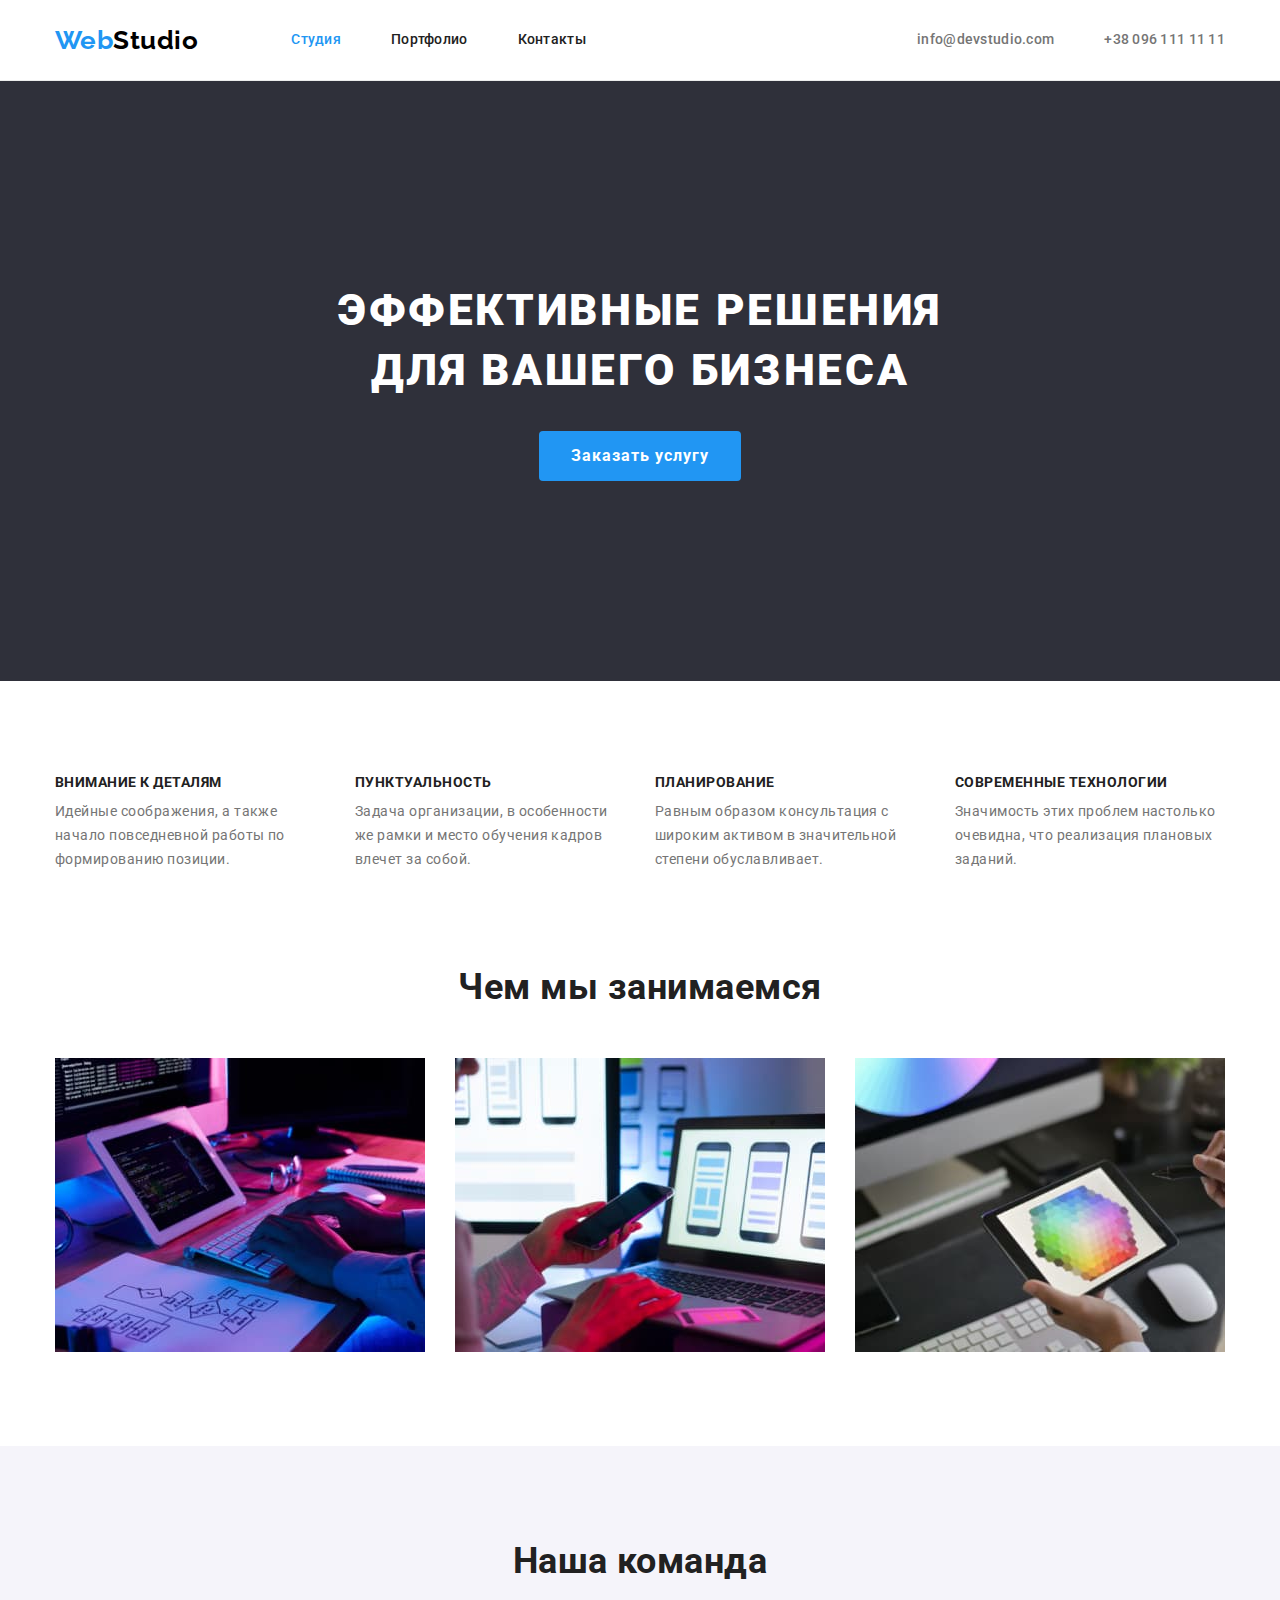
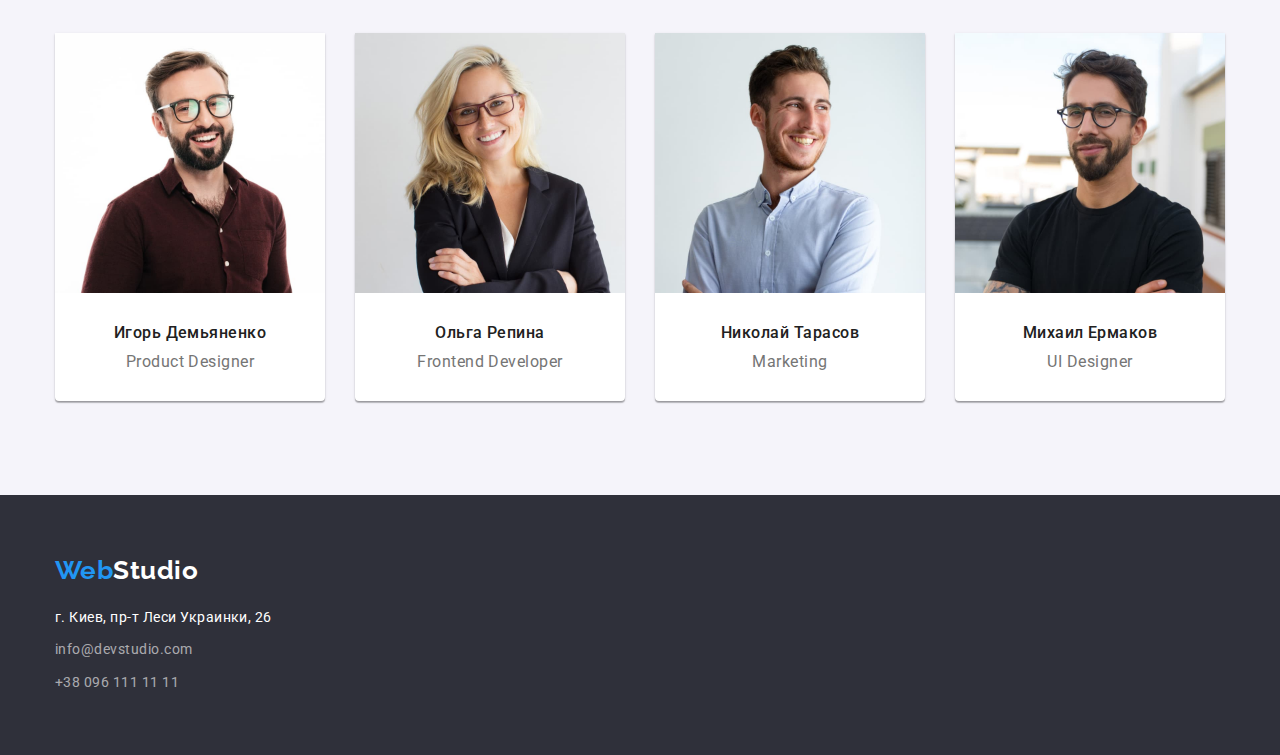
<file: index.html>
<!DOCTYPE html>
<html lang="ru">
   <head>
      <meta charset="UTF-8" />
      <meta http-equiv="X-UA-Compatible" content="IE=edge" />
      <meta name="viewport" content="width=device-width, initial-scale=1.0" />
      <title>Студия</title>
      <link rel="preconnect" href="https://fonts.googleapis.com" />
      <link rel="preconnect" href="https://fonts.gstatic.com" crossorigin />
      <link
         href="https://fonts.googleapis.com/css2?family=Raleway:wght@700&family=Roboto:wght@400;500;700;900&display=swap"
         rel="stylesheet"
      />
      <link
         rel="stylesheet"
         href="https://cdnjs.cloudflare.com/ajax/libs/modern-normalize/1.1.0/modern-normalize.css"
      />
      <link rel="stylesheet" href="./css/styles.css" />
   </head>

   <body>
      <!-- Шапка страницы -->
      <header class="header">
         <div class="container header-container">
            <nav class="header-nav">
               <a class="header-logo link" href="./index.html" lang="en"
                  ><span class="accent">Web</span>Studio</a
               >
               <ul class="nav-list list">
                  <li class="nav-item">
                     <a class="nav-link link current" href="./index.html">Студия</a>
                  </li>
                  <li class="nav-item">
                     <a class="nav-link link" href="./portfolio.html">Портфолио</a>
                  </li>
                  <li class="nav-item"><a class="nav-link link" href="">Контакты</a></li>
               </ul>
            </nav>
            <ul class="contact-list list">
               <li class="contact-item">
                  <a class="contact-link link" href="mailto:info@devstudio.com"
                     >info@devstudio.com</a
                  >
               </li>
               <li class="contact-item">
                  <a class="contact-link link" href="tel:+380961111111">+38 096 111 11 11</a>
               </li>
            </ul>
         </div>
      </header>
      <!-- Уникальный контент страницы -->
      <main>
         <!-- Герой -->
         <section class="hero">
            <div class="container">
               <h1 class="hero-title">Эффективные решения <br />для вашего бизнеса</h1>
               <button type="button" class="button">Заказать услугу</button>
            </div>
         </section>
         <!-- Преимущества -->
         <section class="section">
            <div class="container">
               <h2 class="visually-hidden">Преимущества</h2>
               <ul class="advantage-list list">
                  <li class="advantage-item">
                     <h3 class="advantage-title">Внимание к деталям</h3>
                     <p class="advantage-text">
                        Идейные соображения, а также начало повседневной работы по формированию
                        позиции.
                     </p>
                  </li>
                  <li class="advantage-item">
                     <h3 class="advantage-title">Пунктуальность</h3>
                     <p class="advantage-text">
                        Задача организации, в особенности же рамки и место обучения кадров влечет за
                        собой.
                     </p>
                  </li>
                  <li class="advantage-item">
                     <h3 class="advantage-title">Планирование</h3>
                     <p class="advantage-text">
                        Равным образом консультация с широким активом в значительной степени
                        обуславливает.
                     </p>
                  </li>
                  <li class="advantage-item">
                     <h3 class="advantage-title">Современные технологии</h3>
                     <p class="advantage-text">
                        Значимость этих проблем настолько очевидна, что реализация плановых заданий.
                     </p>
                  </li>
               </ul>
            </div>
         </section>
         <!-- Чем мы занимаемся -->
         <section class="section work-section">
            <div class="container">
               <h2 class="work-title">Чем мы занимаемся</h2>
               <ul class="work-list list">
                  <li class="work-item">
                     <a href=""
                        ><img
                           src="./images/box1.jpg"
                           alt="Человек печатает на клавиатуре"
                           width="370"
                     /></a>
                  </li>
                  <li class="work-item">
                     <a href=""
                        ><img
                           src="./images/box2.jpg"
                           alt="Человек держит в руке смартфон"
                           width="370"
                     /></a>
                  </li>
                  <li class="work-item">
                     <a href=""
                        ><img
                           src="./images/box3.jpg"
                           alt="Человек держит в руке планшет"
                           width="370"
                     /></a>
                  </li>
               </ul>
            </div>
         </section>
         <!-- Наша команда -->
         <section class="section team">
            <div class="container">
               <h2 class="team-title">Наша команда</h2>
               <ul class="team-list list">
                  <li class="team-item">
                     <img
                        class="team-photo"
                        src="./images/team-card1.jpg"
                        alt="Игорь Демьяненко"
                        width="270"
                     />
                     <div class="team-member">
                        <h3 class="team-name">Игорь Демьяненко</h3>
                        <p class="team-position" lang="en">Product Designer</p>
                     </div>
                  </li>
                  <li class="team-item">
                     <img
                        class="team-photo"
                        src="./images/team-card2.jpg"
                        alt="Ольга Репина"
                        width="270"
                     />
                     <div class="team-member">
                        <h3 class="team-name">Ольга Репина</h3>
                        <p class="team-position" lang="en">Frontend Developer</p>
                     </div>
                  </li>
                  <li class="team-item">
                     <img
                        class="team-photo"
                        src="./images/team-card3.jpg"
                        alt="Николай Тарасов"
                        width="270"
                     />
                     <div class="team-member">
                        <h3 class="team-name">Николай Тарасов</h3>
                        <p class="team-position" lang="en">Marketing</p>
                     </div>
                  </li>
                  <li class="team-item">
                     <img
                        class="team-photo"
                        src="./images/team-card4.jpg"
                        alt="Михаил Ермаков"
                        width="270"
                     />
                     <div class="team-member">
                        <h3 class="team-name">Михаил Ермаков</h3>
                        <p class="team-position" lang="en">UI Designer</p>
                     </div>
                  </li>
               </ul>
            </div>
         </section>
      </main>
      <!-- Подвал страницы -->
      <footer class="footer">
         <div class="container">
            <a class="footer-logo link" href="./index.html"
               ><span class="accent">Web</span>Studio</a
            >
            <address class="footer-address">
               <ul class="footer-list list">
                  <li class="footer-item">
                     <a
                        class="footer-map link"
                        href="https://goo.gl/maps/WgoKR5kKBHzv3oiY9"
                        target="_blank"
                        rel="noopener noreferrer"
                        >г. Киев, пр-т Леси Украинки, 26</a
                     >
                  </li>
                  <li class="footer-item">
                     <a class="footer-contact link" href="mailto:info@devstudio.com"
                        >info@devstudio.com</a
                     >
                  </li>
                  <li class="footer-item">
                     <a class="footer-contact link" href="tel:+380961111111">+38 096 111 11 11</a>
                  </li>
               </ul>
            </address>
         </div>
      </footer>
   </body>
</html>
</file>
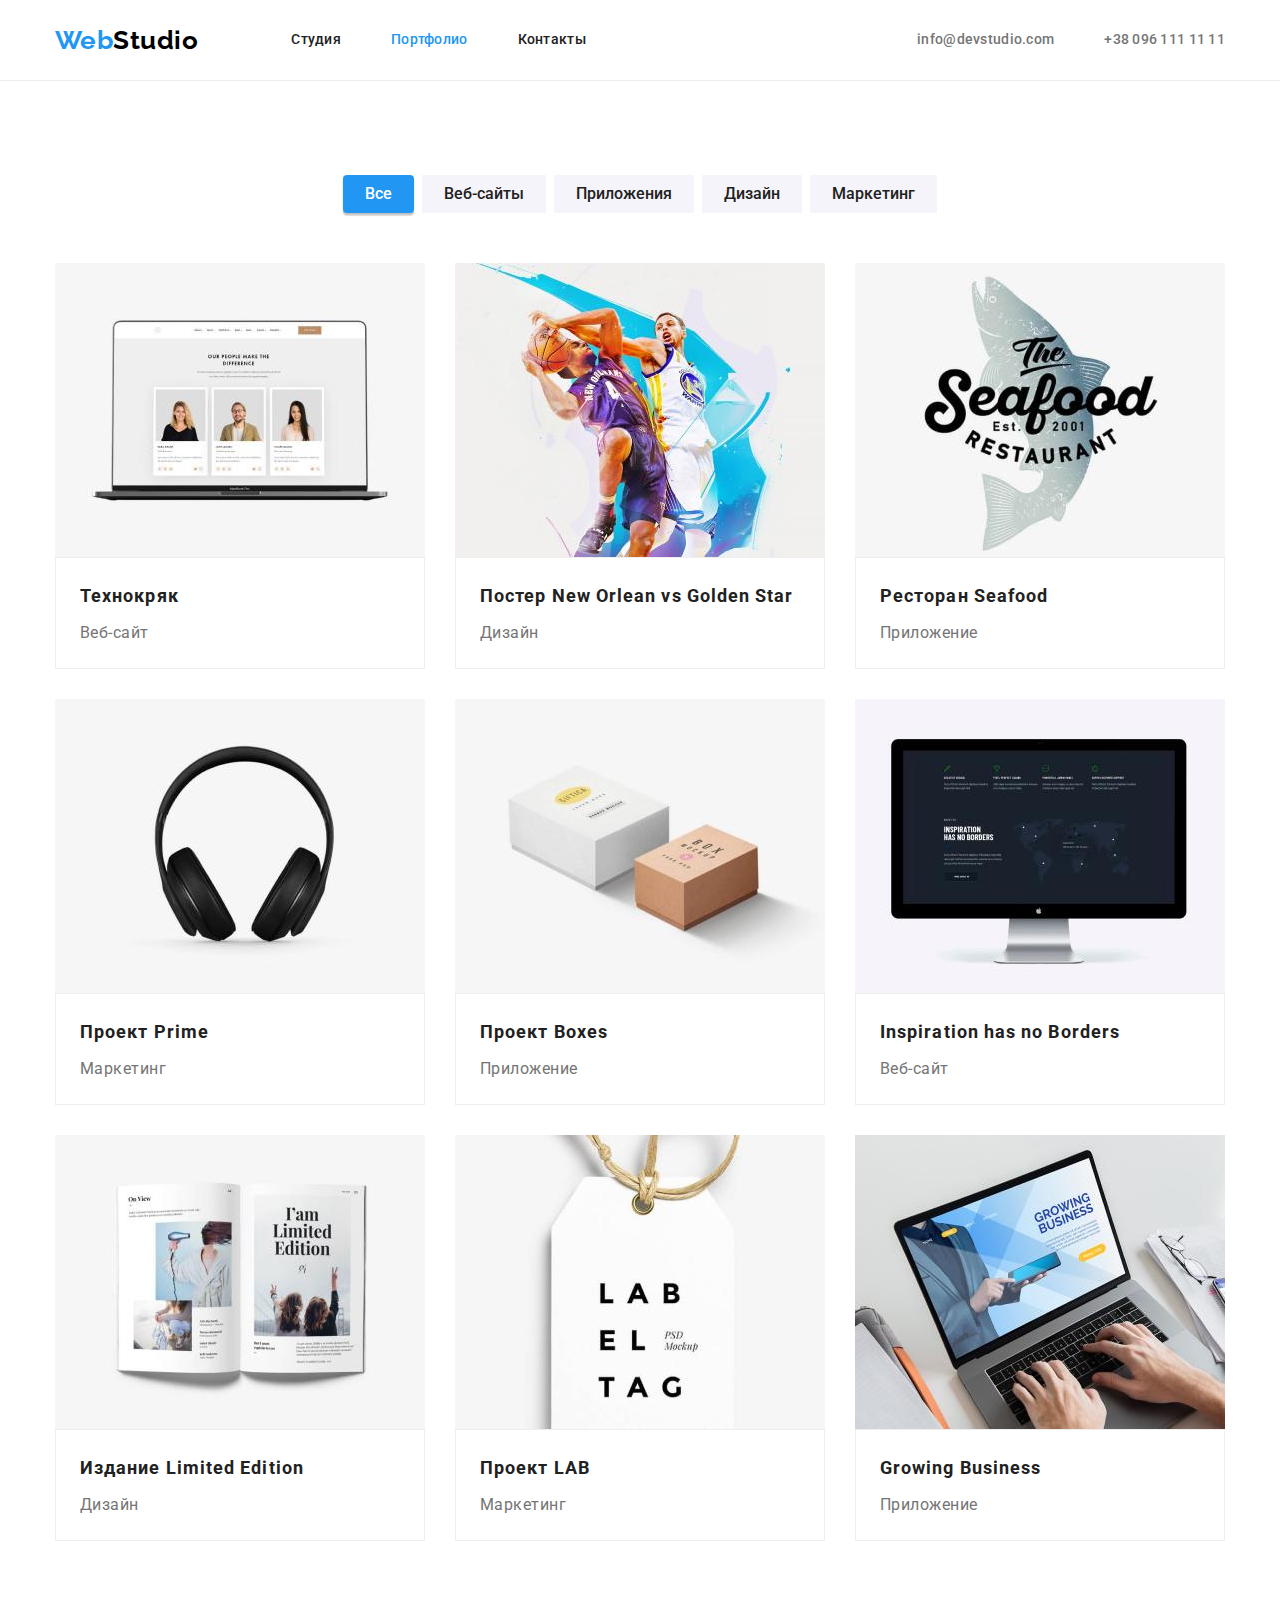
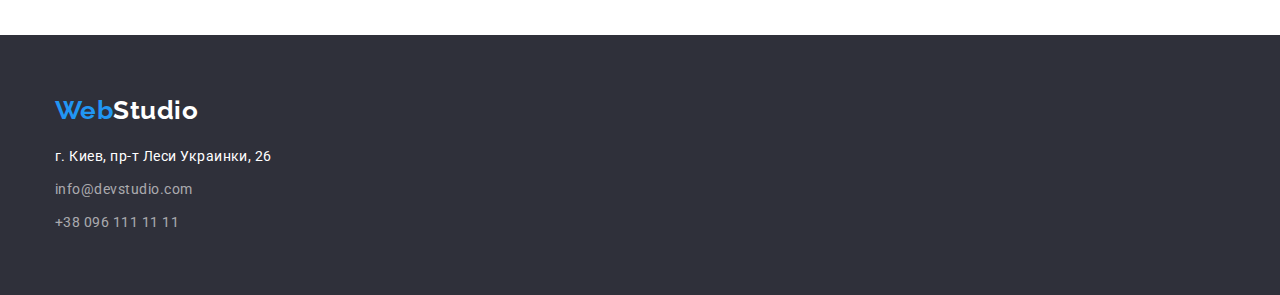
<file: portfolio.html>
<!DOCTYPE html>
<html lang="ru">
   <head>
      <meta charset="UTF-8" />
      <meta http-equiv="X-UA-Compatible" content="IE=edge" />
      <meta name="viewport" content="width=device-width, initial-scale=1.0" />
      <title>Портфолио</title>
      <link rel="preconnect" href="https://fonts.googleapis.com" />
      <link rel="preconnect" href="https://fonts.gstatic.com" crossorigin />
      <link
         href="https://fonts.googleapis.com/css2?family=Raleway:wght@700&family=Roboto:wght@400;500;700;900&display=swap"
         rel="stylesheet"
      />
      <link
         rel="stylesheet"
         href="https://cdnjs.cloudflare.com/ajax/libs/modern-normalize/1.1.0/modern-normalize.css"
      />
      <link rel="stylesheet" href="./css/styles.css" />
   </head>

   <body>
      <!-- Шапка страницы -->
      <header class="header">
         <div class="container header-container">
            <nav class="header-nav">
               <a class="header-logo link" href="./index.html" lang="en"
                  ><span class="accent">Web</span>Studio</a
               >
               <ul class="nav-list list">
                  <li class="nav-item">
                     <a class="nav-link link" href="./index.html">Студия</a>
                  </li>
                  <li class="nav-item">
                     <a class="nav-link link current" href="./portfolio.html">Портфолио</a>
                  </li>
                  <li class="nav-item"><a class="nav-link link" href="">Контакты</a></li>
               </ul>
            </nav>
            <ul class="contact-list list">
               <li class="contact-item">
                  <a class="contact-link link" href="mailto:info@devstudio.com"
                     >info@devstudio.com</a
                  >
               </li>
               <li class="contact-item">
                  <a class="contact-link link" href="tel:+380961111111">+38 096 111 11 11</a>
               </li>
            </ul>
         </div>
      </header>
      <!-- Уникальный контент страницы -->
      <main>
         <section class="portfolio section">
            <div class="container">
               <h1 class="visually-hidden">Работы</h1>
               <ul class="filter-list list">
                  <li class="filter-item">
                     <button type="button" class="filter-btn current-btn">Все</button>
                  </li>
                  <li class="filter-item">
                     <button type="button" class="filter-btn">Веб-сайты</button>
                  </li>
                  <li class="filter-item">
                     <button type="button" class="filter-btn">Приложения</button>
                  </li>
                  <li class="filter-item">
                     <button type="button" class="filter-btn">Дизайн</button>
                  </li>
                  <li class="filter-item">
                     <button type="button" class="filter-btn">Маркетинг</button>
                  </li>
               </ul>
               <ul class="portfolio-list list">
                  <li class="portfolio-item">
                     <img src="./images/project-1.jpg" alt="экран ноутбука" width="370" />
                     <div class="portfolio-wrap">
                        <h2 class="portfolio-titles">Технокряк</h2>
                        <p class="portfolio-category">Веб-сайт</p>
                     </div>
                  </li>
                  <li class="portfolio-item">
                     <img
                        src="./images/project-2.jpg"
                        alt="два баскетболиста с мячом"
                        width="370"
                     />
                     <div class="portfolio-wrap">
                        <h2 class="portfolio-titles">
                           Постер <span lang="en">New Orlean vs Golden Star</span>
                        </h2>
                        <p class="portfolio-category">Дизайн</p>
                     </div>
                  </li>
                  <li class="portfolio-item">
                     <img
                        src="./images/project-3.jpg"
                        alt="надпись с фоном в виде рыбы"
                        width="370"
                     />
                     <div class="portfolio-wrap">
                        <h2 class="portfolio-titles">Ресторан <span lang="en">Seafood</span></h2>
                        <p class="portfolio-category">Приложение</p>
                     </div>
                  </li>
                  <li class="portfolio-item">
                     <img src="./images/project-4.jpg" alt="наушники" width="370" />
                     <div class="portfolio-wrap">
                        <h2 class="portfolio-titles">Проект <span lang="en">Prime</span></h2>
                        <p class="portfolio-category">Маркетинг</p>
                     </div>
                  </li>
                  <li class="portfolio-item">
                     <img src="./images/project-5.jpg" alt="коробки" width="370" />
                     <div class="portfolio-wrap">
                        <h2 class="portfolio-titles">Проект <span lang="en">Boxes</span></h2>
                        <p class="portfolio-category">Приложение</p>
                     </div>
                  </li>
                  <li class="portfolio-item">
                     <img src="./images/project-6.jpg" alt="монитор" width="370" />
                     <div class="portfolio-wrap">
                        <h2 class="portfolio-titles" lang="en">Inspiration has no Borders</h2>
                        <p class="portfolio-category">Веб-сайт</p>
                     </div>
                  </li>
                  <li class="portfolio-item">
                     <img src="./images/project-7.jpg" alt="разворот журнала" width="370" />
                     <div class="portfolio-wrap">
                        <h2 class="portfolio-titles">
                           Издание <span lang="en">Limited Edition</span>
                        </h2>
                        <p class="portfolio-category">Дизайн</p>
                     </div>
                  </li>
                  <li class="portfolio-item">
                     <img src="./images/project-8.jpg" alt="белая бирка" width="370" />
                     <div class="portfolio-wrap">
                        <h2 class="portfolio-titles">Проект <span lang="en">LAB</span></h2>
                        <p class="portfolio-category">Маркетинг</p>
                     </div>
                  </li>
                  <li class="portfolio-item">
                     <img
                        src="./images/project-9.jpg"
                        alt="человек работает за ноутбуком"
                        width="370"
                     />
                     <div class="portfolio-wrap">
                        <h2 class="portfolio-titles" lang="en">Growing Business</h2>
                        <p class="portfolio-category">Приложение</p>
                     </div>
                  </li>
               </ul>
            </div>
         </section>
      </main>
      <footer class="footer">
         <div class="container">
            <a class="footer-logo link" href="./index.html"
               ><span class="accent">Web</span>Studio</a
            >
            <address class="footer-address">
               <ul class="footer-list list">
                  <li class="footer-item">
                     <a
                        class="footer-map link"
                        href="https://goo.gl/maps/WgoKR5kKBHzv3oiY9"
                        target="_blank"
                        rel="noopener noreferrer"
                        >г. Киев, пр-т Леси Украинки, 26</a
                     >
                  </li>
                  <li class="footer-item">
                     <a class="footer-contact link" href="mailto:info@devstudio.com"
                        >info@devstudio.com</a
                     >
                  </li>
                  <li class="footer-item">
                     <a class="footer-contact link" href="tel:+380961111111">+38 096 111 11 11</a>
                  </li>
               </ul>
            </address>
         </div>
      </footer>
   </body>
</html>
</file>
<file: css/styles.css>
:root {
   --main-text-color: #757575;
   --main-title-color: #212121;
   --main-logo-color: #000000;
   --accent-color: #2196f3;
   --secondary-title-color: #ffffff;
   --third-link-color: rgba(255, 255, 255, 0.6);
   --secondary-bgr-color: #2f303a;
   --team-bgr-color: #f5f4fa;
   --border-color: #ececec;
}
body {
   font-family: 'Roboto', sans-serif;
   letter-spacing: 0.03em;
   color: var(--main-title-color);
   background-color: var(--secondary-title-color);
}
p,
h1,
h2,
h3,
h4,
h5,
h6 {
   margin: 0;
}
ul {
   margin: 0;
   padding: 0;
}
img {
   display: block;
   max-width: 100%;
   height: auto;
}
.container {
   width: 1200px;
   padding-left: 15px;
   padding-right: 15px;
   margin: 0 auto;
}
.section {
   padding-top: 94px;
   padding-bottom: 94px;
}

.list {
   list-style: none;
}
.link {
   text-decoration: none;
}
.visually-hidden {
   position: absolute;
   white-space: nowrap;
   width: 1px;
   height: 1px;
   overflow: hidden;
   border: 0;
   padding: 0;
   clip: rect(0 0 0 0);
   clip-path: inset(50%);
   margin: -1px;
}
/* ---------------------------------HEADER---------------------------- */
.header-container,
.header-nav,
.nav-list {
   display: flex;
   align-items: center;
}
.contact-list {
   display: flex;
   margin-left: auto;
}
.contact-link {
   display: flex;
}

.header {
   border-bottom: 1px solid var(--border-color);
}
.nav-item:not(:last-child),
.contact-item:not(:last-child) {
   margin-right: 50px;
}
.header-logo {
   font-family: Raleway;
   font-weight: 700;
   font-size: 26px;
   line-height: 1.19;
   color: var(--main-logo-color);

   margin-right: 93px;
   padding-top: 24px;
   padding-bottom: 24px;
}
.nav-link {
   font-weight: 500;
   font-size: 14px;
   line-height: 1.14;
   letter-spacing: 0.02em;
   color: var(--main-title-color);

   display: block;
   padding-top: 32px;
   padding-bottom: 32px;
}
.accent,
.current {
   color: var(--accent-color);
}
.contact-link {
   font-weight: 500;
   font-size: 14px;
   line-height: 1.14;
   letter-spacing: 0.02em;
   color: var(--main-text-color);

   padding-top: 32px;
   padding-bottom: 32px;
}
.contact-link:hover,
.contact-link:focus,
.footer-contact:hover,
.footer-contact:focus {
   color: var(--accent-color);
}
/* ---------------------------HERO--------------------------- */
.hero {
   background-color: var(--secondary-bgr-color);

   text-align: center;
   padding-top: 200px;
   padding-bottom: 200px;
}
.hero-title {
   font-weight: 900;
   font-size: 44px;
   line-height: 1.36;
   text-align: center;
   letter-spacing: 0.06em;
   text-transform: uppercase;
   color: var(--secondary-title-color);

   margin-bottom: 30px;
}
.button {
   font-family: inherit;
   font-weight: 700;
   font-size: 16px;
   line-height: 1.87;
   letter-spacing: 0.06em;
   color: var(--secondary-title-color);
   background-color: var(--accent-color);
   cursor: pointer;

   border: 0;
   border-radius: 4px;
   padding: 10px 32px;
}
/* ---------------------------ADVANTAGE SECTION2----------------- */
.advantage-list {
   display: flex;
}
.advantage-item {
   width: 270px;
}
.advantage-item:not(:last-child) {
   margin-right: 30px;
}
.advantage-title {
   font-size: 14px;
   line-height: 1.14;
   text-transform: uppercase;
   margin-bottom: 10px;
}
.advantage-text {
   font-size: 14px;
   line-height: 1.71;
   color: var(--main-text-color);
}
/* ---------------------------OUR WORK-------------------------- */
.work-section {
   padding-top: 0;
}
.work-title {
   font-size: 36px;
   line-height: 1.17;
   text-align: center;

   margin-bottom: 50px;
}
.work-list {
   display: flex;
}
.work-item:not(:last-child) {
   margin-right: 30px;
}
/* ----------------------------TEAM------------------------------ */
.team {
   background-color: var(--team-bgr-color);
}
.team-title {
   font-size: 36px;
   line-height: 1.17;
   text-align: center;

   margin-bottom: 50px;
}
.team-list {
   display: flex;
   margin-right: -30px;
}
.team-item {
   margin-right: 30px;

   border-radius: 0px 0px 4px 4px;
   background: #ffffff;
   box-shadow: 0px 1px 3px rgba(0, 0, 0, 0.12), 0px 1px 1px rgba(0, 0, 0, 0.14),
      0px 2px 1px rgba(0, 0, 0, 0.2);
}

.team-member {
   padding-top: 30px;
   padding-bottom: 30px;
}
.team-name {
   font-weight: 500;
   font-size: 16px;
   line-height: 1.19;
   text-align: center;

   margin-bottom: 10px;
}
.team-position {
   font-size: 16px;
   line-height: 1.19;
   text-align: center;
   color: var(--main-text-color);
}
/* ----------------------------PORTFOLIO--------------------------*/
.filter-list {
   display: flex;
   justify-content: center;
   margin-bottom: 50px;
}
.filter-item:not(:last-child) {
   margin-right: 8px;
}
.filter-btn {
   font-family: inherit;
   font-weight: 500;
   font-size: 16px;
   line-height: 1.62;
   text-align: center;
   color: var(--main-title-color);
   background-color: var(--team-bgr-color);
   cursor: pointer;

   padding: 6px 22px;
   border: 0;
}
.filter-btn:hover,
.filter-btn:focus,
.current-btn {
   color: var(--secondary-title-color);
   background-color: var(--accent-color);
   box-shadow: 0px 3px 1px rgba(0, 0, 0, 0.1), 0px 1px 2px rgba(0, 0, 0, 0.08),
      0px 2px 2px rgba(0, 0, 0, 0.12);
   border-radius: 4px;
   border: 0;
}
.portfolio-list {
   display: flex;
   flex-wrap: wrap;
   margin-right: -30px;
   margin-bottom: -30px;
}
.portfolio-item {
   flex-basis: calc(100% / 3 - 30px);
   margin-right: 30px;
   margin-bottom: 30px;
}
.portfolio-wrap {
   background: var(--secondary-title-color);
   border: 1px solid #eeeeee;
   padding: 20px 24px;
}
.portfolio-titles {
   font-size: 18px;
   line-height: 2;
   letter-spacing: 0.06em;

   margin-bottom: 4px;
}

.portfolio-category {
   font-size: 16px;
   line-height: 1.87;
   color: var(--main-text-color);
}

/* ----------------------------FOOTER--------------------------- */
.footer {
   background-color: var(--secondary-bgr-color);

   padding-top: 60px;
   padding-bottom: 60px;
}
.footer-logo {
   font-family: Raleway;
   font-weight: 700;
   font-size: 26px;
   line-height: 1.19;
   color: var(--secondary-title-color);

   display: block;
   margin-bottom: 20px;
}
.footer-address {
   font-style: normal;
   font-size: 14px;
   line-height: 1.71;
}
.footer-item:not(:last-child) {
   margin-bottom: 9px;
}
.footer-map {
   color: var(--secondary-title-color);
}
.footer-contact {
   color: var(--third-link-color);
}
</file>
